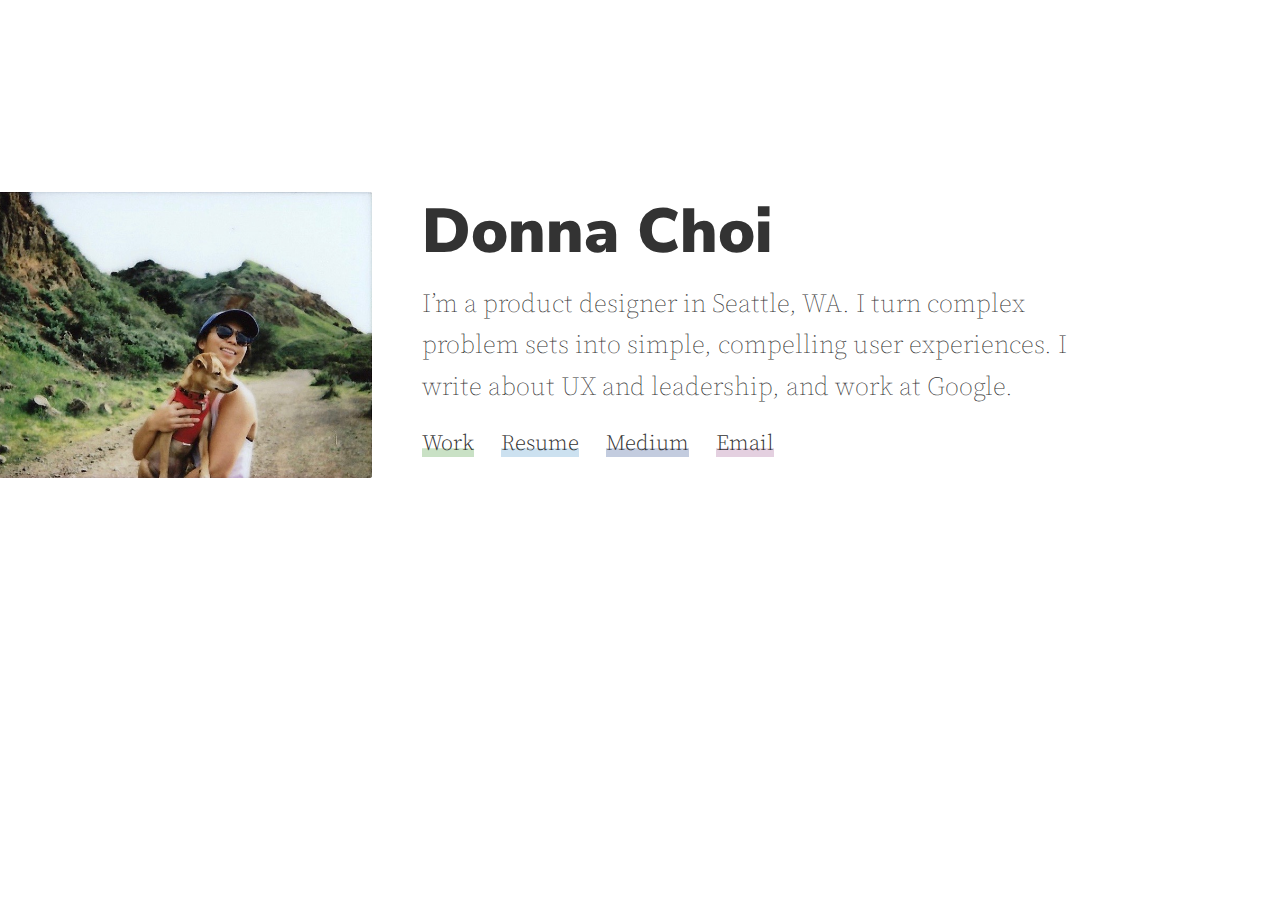
<file: index.html>
<!DOCTYPE html>
<html lang="en">
  <head>
    <meta charset="utf-8">
    <meta http-equiv="X-UA-Compatible" content="IE=edge">
    <meta name="viewport" content="width=device-width, initial-scale=1">
    <meta name="description" content="Donna Choi is a product designer in Seattle, Washington.">
    <title>Donna Choi</title>

    <link rel="shortcut icon" href="favicon.png" type="image/x-icon" />

    <!-- Calling all style sheets -->

    <link href="css/bootstrap.min.css" rel="stylesheet">
    <link href="css/custom.css" rel="stylesheet">

    <!-- Fonts -->

    <link href='//fonts.googleapis.com/css?family=Nunito+Sans:800,900' rel='stylesheet' type='text/css'>
    <link href='//fonts.googleapis.com/css?family=Source+Serif+Pro:300,400' rel='stylesheet' type='text/css'>
    <link rel="stylesheet" href="css/font-awesome.min.css">

    <!-- HTML5 Shim and Respond.js IE8 support of HTML5 elements and media queries -->
    <!-- WARNING: Respond.js doesn't work if you view the page via file:// -->
    <!--[if lt IE 9]>
      <script src="https://oss.maxcdn.com/html5shiv/3.7.2/html5shiv.min.js"></script>
      <script src="https://oss.maxcdn.com/respond/1.4.2/respond.min.js"></script>
    <![endif]-->

    <!-- Google Analytics -->

    <script>
      (function(i,s,o,g,r,a,m){i['GoogleAnalyticsObject']=r;i[r]=i[r]||function(){
      (i[r].q=i[r].q||[]).push(arguments)},i[r].l=1*new Date();a=s.createElement(o),
      m=s.getElementsByTagName(o)[0];a.async=1;a.src=g;m.parentNode.insertBefore(a,m)
      })(window,document,'script','//www.google-analytics.com/analytics.js','ga');

      ga('create', 'UA-42649598-1', 'auto');
      ga('send', 'pageview');

    </script>

    <!-- Smooth Scroll -->

    <script src="dist/js/bind-polyfill.js"></script>
    <script src="dist/js/smooth-scroll.js"></script>

  </head>

  <body>

    <!--Content-->

    <div class="container-fluid container-home">

      <div class="row">
        <div class="col-xl-4 col-lg-4 col-md-4 col-sm-5 col-xs-12">
          <a href="/">
            <img class="avatar" src="img/portrait.png" width="100%">
          </a>
        </div>

        <div class="col-xl-7 col-lg-7 col-md-7 col-sm-7 col-xs-12 mg-left-small">
          <h1>
            <span>Donna Choi</span>
          </h1>
          <p class="lead mg-bottom-sm">I’m a product designer in Seattle, WA. I turn complex problem sets into simple, compelling user experiences. I write about UX and leadership, and work at Google.</p>
          <ul class="list-inline">
            <li>
              <a class="li1" href="work">
                Work</a>
            </li>

            <li>
              <a class="li2" href="resume">
                Resume</a>
            </li>
            
            <li>
              <a class="li3" href="https://medium.com/@donnachoi" target="_blank">
                Medium</a>
            </li>

            <li>
              <a class="li4" href="mailto:donnachoi30@gmail.com">Email</a>
            </li>

          </ul>
        </div>

      </div>
    </div>

      <!-- Footer -->

<!--       <div class="row row-centered">
        <div class="line-full"></div>
        <div class="col-md-8 col-centered">
          <p class="tiny text-muted">Designed &amp; built with 
            <i class="fa fa-heart"></i> 
            by Donna Choi
            <br/>
            &copy; 2010 - 2017. All rights reserved.
          </p>
        </div>
      </div>

    </div> -->


    <!-- jQuery (necessary for Bootstrap's JavaScript plugins) -->
    <script src="https://ajax.googleapis.com/ajax/libs/jquery/1.11.1/jquery.min.js"></script>
    <!-- Include all compiled plugins (below), or include individual files as needed -->
    <script src="js/bootstrap.min.js"></script>
    <script>
    smoothScroll.init();
</script>
  </body>
</html>
</file>
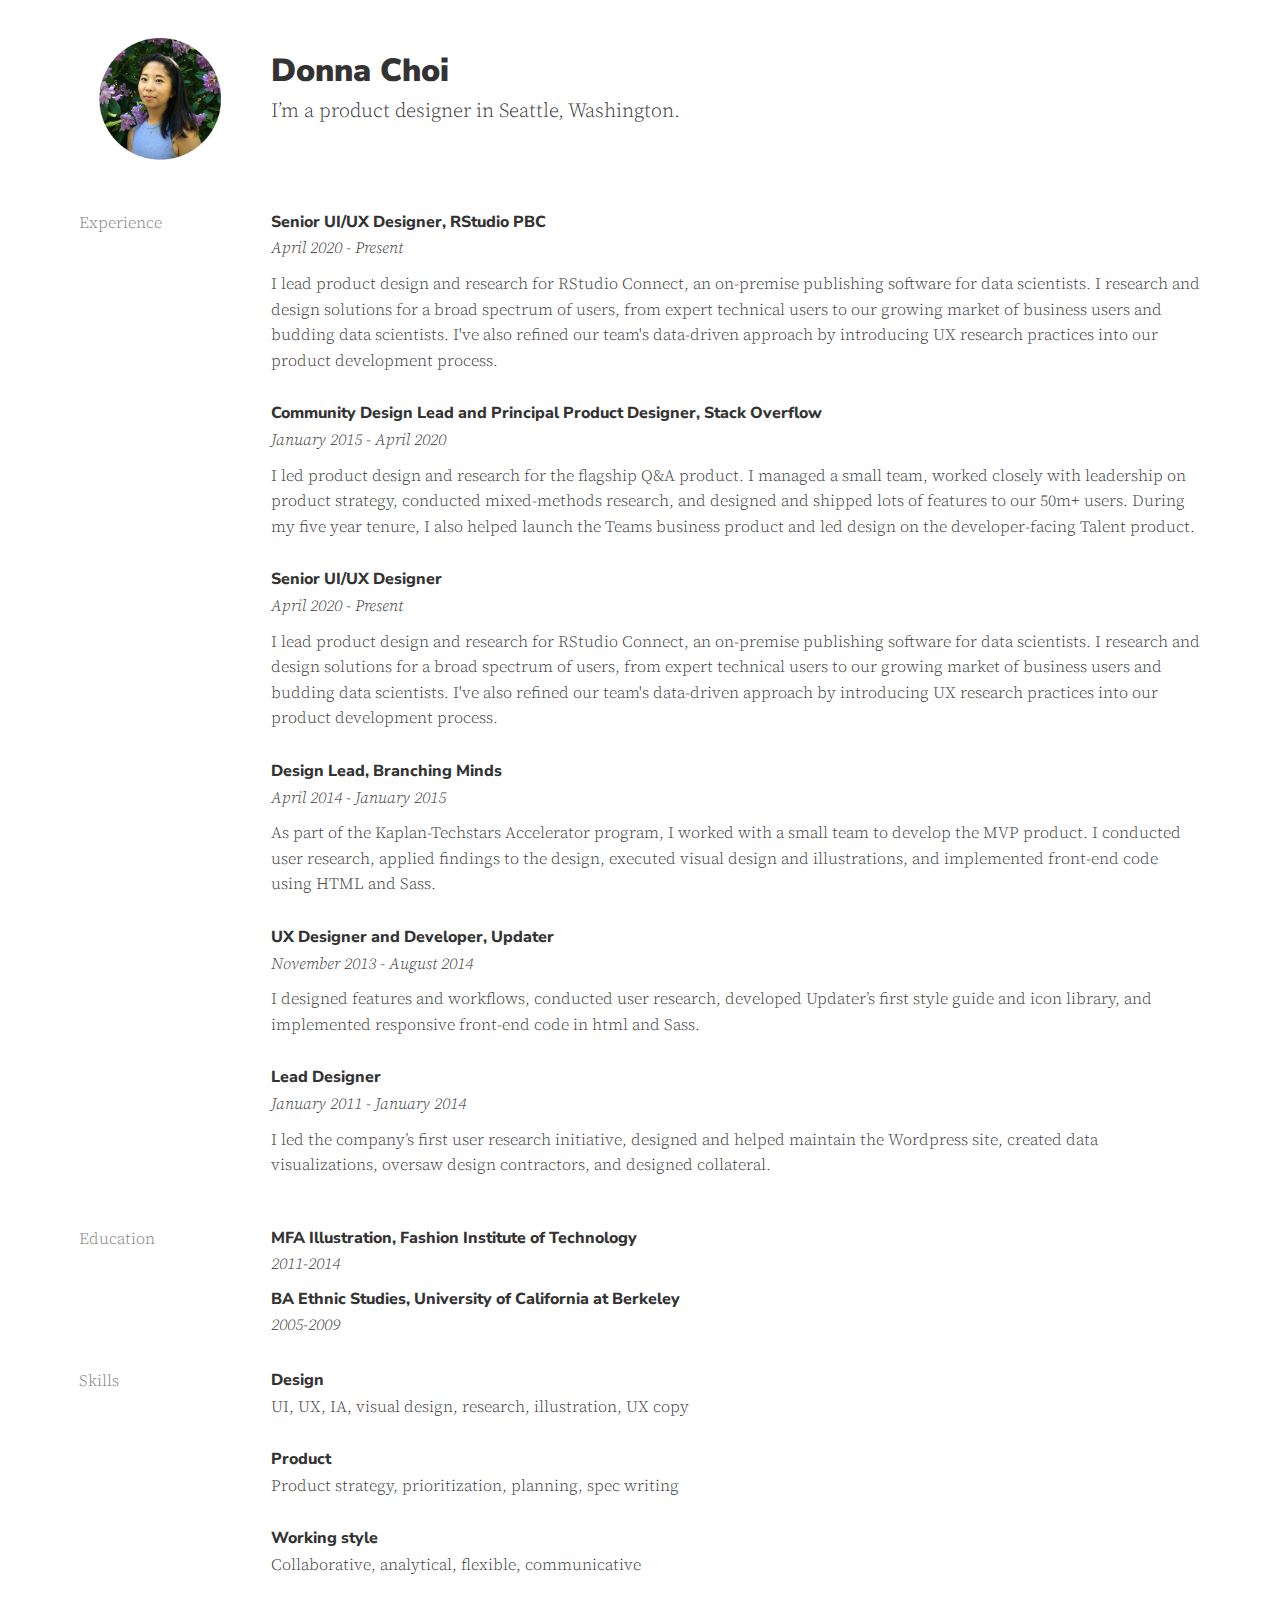
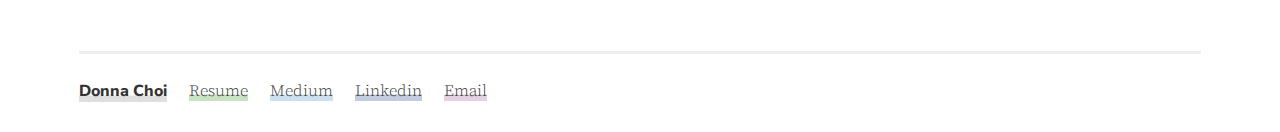
<file: resume.html>
<!DOCTYPE html>
<html lang="en">
  <head>
    <meta charset="utf-8">
    <meta http-equiv="X-UA-Compatible" content="IE=edge">
    <meta name="viewport" content="width=device-width, initial-scale=1">
    <meta name="description" content="Donna Choi is a product designer in Seattle, Washington.">
    <title>Resume | Donna Choi</title>

    <link rel="shortcut icon" href="favicon.png" type="image/x-icon" />

    <!-- Calling all style sheets -->

    <link href="css/bootstrap.min.css" rel="stylesheet">
    <link href="css/custom.css" rel="stylesheet">

    <!-- Fonts -->

    <link href='http://fonts.googleapis.com/css?family=Nunito+Sans:800,900' rel='stylesheet' type='text/css'>
    <link href='http://fonts.googleapis.com/css?family=Source+Serif+Pro:300,400' rel='stylesheet' type='text/css'>
    <link rel="stylesheet" href="css/font-awesome.min.css">

    <!-- HTML5 Shim and Respond.js IE8 support of HTML5 elements and media queries -->
    <!-- WARNING: Respond.js doesn't work if you view the page via file:// -->
    <!--[if lt IE 9]>
      <script src="https://oss.maxcdn.com/html5shiv/3.7.2/html5shiv.min.js"></script>
      <script src="https://oss.maxcdn.com/respond/1.4.2/respond.min.js"></script>
    <![endif]-->

    <!-- Google Analytics -->

    <script>
      (function(i,s,o,g,r,a,m){i['GoogleAnalyticsObject']=r;i[r]=i[r]||function(){
      (i[r].q=i[r].q||[]).push(arguments)},i[r].l=1*new Date();a=s.createElement(o),
      m=s.getElementsByTagName(o)[0];a.async=1;a.src=g;m.parentNode.insertBefore(a,m)
      })(window,document,'script','//www.google-analytics.com/analytics.js','ga');

      ga('create', 'UA-42649598-1', 'auto');
      ga('send', 'pageview');

    </script>

    <!-- Smooth Scroll -->

    <script src="dist/js/bind-polyfill.js"></script>
    <script src="dist/js/smooth-scroll.js"></script>

  </head>

  <body class="loading">

    <!--Navigation-->

    <div class="container-fluid">

      <div class="row mg-bottom-med">
        <div class="col-xl-2 col-lg-2 col-md-2 col-sm-3 col-xs-12">
          <a href="index.html"><img class="avatar" src="img/avatar2.png" width="75%"></a>
        </div>

        <div class="col-xl-10 col-lg-10 col-md-10 col-sm-9 col-xs-12">
          <h2>
            <span>Donna Choi</span>
          </h2>
          <p class="lead-var">I’m a product designer in Seattle, Washington. </p>
        </div>

      </div>

    <!--Content-->

      <div class="row mg-bottom-small">
        <div class="col-md-2">
          <p class="res-category">Experience</p>
        </div>
        <div class="col-md-10">
          <div>
            <p class="res-title">Senior UI/UX Designer, RStudio PBC</p>
            <p class="res-date">April 2020 - Present</p>
            <p class="res-description">I lead product design and research for RStudio Connect, an on-premise publishing  software for data scientists. I research and design solutions for a broad spectrum of users, from expert technical users to our growing market of business users and budding data scientists. I've also refined our team's data-driven approach by introducing UX research practices into our product development process.</p>
          </div>
          <div>
            <p class="res-title">Community Design Lead and Principal Product Designer, Stack Overflow</p>
            <p class="res-date">January 2015 - April 2020</p>
            <p class="res-description">I led product design and research for the flagship Q&A product. I managed a small team, worked closely with leadership on product strategy, conducted mixed-methods research, and designed and shipped lots of features to our 50m+ users. During my five year tenure, I also helped launch the Teams business product and led design on the developer-facing Talent product. </p>
          </div>
          <div>
            <p class="res-title">Senior UI/UX Designer</p>
            <p class="res-date">April 2020 - Present</p>
            <p class="res-description">I lead product design and research for RStudio Connect, an on-premise publishing  software for data scientists. I research and design solutions for a broad spectrum of users, from expert technical users to our growing market of business users and budding data scientists. I've also refined our team's data-driven approach by introducing UX research practices into our product development process.</p>
          </div>
          <div>
            <p class="res-title">Design Lead, Branching Minds</p>
            <p class="res-date">April 2014 - January 2015</p>
            <p class="res-description">As part of the Kaplan-Techstars Accelerator program, I worked with a small team to develop the MVP product. I conducted user research, applied findings to the design, executed visual design and illustrations, and implemented front-end code using HTML and Sass. </p>
          </div>
          <div>
            <p class="res-title">UX Designer and Developer, Updater</p>
            <p class="res-date">November 2013 - August 2014</p>
            <p class="res-description">I designed features and workflows, conducted user research, developed Updater’s first style guide and icon library, and implemented responsive front-end code in html and Sass. </p>
          </div>
          <div>
            <p class="res-title">Lead Designer</p>
            <p class="res-date">January 2011 - January 2014</p>
            <p class="res-description">I led the company’s first user research initiative, designed and helped maintain the Wordpress site, created data visualizations, oversaw design contractors, and designed collateral. </p>
          </div>
        </div>
      </div>
      <div class="row mg-bottom-small">
        <div class="col-md-2">
          <p class="res-category">Education</p>
        </div>
        <div class="col-md-10">
          <div>
            <p class="res-title">MFA Illustration, Fashion Institute of Technology</p>
            <p class="res-date">2011-2014</p>
          </div>
          <div>
            <p class="res-title">BA Ethnic Studies, University of California at Berkeley</p>
            <p class="res-date">2005-2009</p>
          </div>
        </div>
      </div>
      <div class="row mg-bottom-small">
        <div class="col-md-2">
          <p class="res-category">Skills</p>
        </div>
        <div class="col-md-10">
          <div>
            <p class="res-title">Design</p>
            <p class="res-description">UI, UX, IA, visual design, research, illustration, UX copy</p>
          </div>
          <div>
            <p class="res-title">Product</p>
            <p class="res-description">Product strategy, prioritization, planning, spec writing</p>
          </div>
          <div>
            <p class="res-title">Working style</p>
            <p class="res-description">Collaborative, analytical, flexible, communicative</p>
          </div>
        </div>
      </div>

      <!-- Footer -->

      <div class="row mg-bottom-small">
        <div class="col-lg-12">
          <div class="line-full"></div>
        </div>
        <div class="col-lg-12">
          <ul class="list-footer">
            <li>
              <a class="li0" href="index.html">Donna Choi</a>
            </li>
            <li>
              <a class="li1" href="resume.html">Resume</a>
            </li>
            <li>
              <a class="li2" href="https://medium.com/@donnachoi" target="_blank">Medium</a>
            </li>
            <li>
              <a class="li3" href="https://www.linkedin.com/in/donnachoiart" target="_blank">Linkedin</a>
            </li>
            <li>
              <a class="li4" href="mailto:donnachoi30@gmail.com" href="index.html">Email</a>
            </li>
          </ul>
        </div>
      </div>

    </div>


    <!-- jQuery (necessary for Bootstrap's JavaScript plugins) -->
    <script src="https://ajax.googleapis.com/ajax/libs/jquery/1.11.1/jquery.min.js"></script>
    <!-- Include all compiled plugins (below), or include individual files as needed -->
    <script src="js/bootstrap.min.js"></script>
    <script>
    smoothScroll.init();
</script>
  </body>
</html>
</file>
<file: css/custom.css>
/* Global */

body, div {
  font-family: 'Source Serif Pro', Helvetica, Arial, serif;
  font-weight: 300; 
  font-size: 100%;
}

.container-fix {
  margin-top: 65px;
}

.container-fluid {
  margin-right: 5%;
  margin-left: 5%;
  margin-top:3%;
}

.container-home {
  margin-top:15%;
  margin-left: -1%;
  padding-left:0;
}

@media (max-width: 767px) {
  .container-home {
    margin-left: auto;
    margin-right: auto;
    text-align: center;
    padding-right:15px;
    padding-left:15px;
  }
}

/* Type */

h1 {
  font-family: 'Nunito Sans', Helvetica, Arial, serif;
  font-size: 62px;
  line-height: 1.3;
  font-weight: 900;
  margin-top:0;
}

h2 {
  font-family: 'Nunito Sans', Helvetica, Arial, serif;
  font-size:32px;
  margin-top:15px;
  margin-bottom:5px;
  font-weight:900;
}

h3 {
  margin-bottom: 0;
  color: #7C7C7C;
  font-size: 21px;
}

@media (max-width: 992px) {
  h1 {
    font-size: 40px;
  }
}

@media (max-width: 992px) {
  h2 {
    font-size: 30px;
  }
}

@media (max-width: 767px) {
  h1 {
    font-size: 28px;
    text-align: center;
  }
}

@media (max-width: 767px) {
  h2 {
    font-size: 28px;
  }
}

h3 {
  font-size: 20px;
  font-weight: 200;
  margin-bottom: 15px;
  line-height: 1.4;
}

@media (min-width: 768px) and (max-width: 1199px) {
  h3 {
    font-size: 16px;
  }
}

h4 {
  font-size: 16px;
  line-height: 1.75;
  font-weight: 600;
  margin-bottom: 10px;
}

p.lead, .lead {
  font-size: 26px;
  font-weight: 200;
  line-height: 1.6;
}

.lead-var {
  font-size:20px;
}

@media (max-width: 992px) {
  p.lead, .lead, .lead-var {
    font-size: 20px;
  }
}

@media (max-width: 767px) {
  p.lead, .lead, .lead-var {
    font-size: 18px;
    text-align: center;
  }
}

p, .p {
  font-size: 16px;
  line-height: 1.6;
  margin-bottom: 20px;
}

p.small, .small {
  font-size: 12px;
  line-height: 1.8;
}

p.tiny, .tiny {
  font-size: 10px;
  line-height: 2;
}

.text-muted {
  color: #777;
}

.strong {
  font-weight: 600;
}

.letter-space-large {
  letter-spacing: 3px;
}

/* Links */

a, a:hover, a:active, a:visited, a:focus {
  color: #333;
  text-decoration: none;
}

a.underline {
  text-decoration: underline;
}

a.no-effect, a.no-effect:hover {
  text-decoration: none;
  color: #000;
}

a.muted {
  color: #777;
}

a.muted:hover {
  color: #000;
}

a.purple {
  color: #701a4d;
  padding: 7px 13px;
  border-radius: 3px;
  border: 1px solid #701a4d;
}
/*
a.purple:hover {
  background-color: #d4bfc8;
}*/


/* Section blocks */

.row-centered {
  text-align: center;
}

.col-centered {
  display: -moz-inline-stack;
  display: inline-block;
  vertical-align: middle;
  *vertical-align: auto;
  zoom: 1;
  *display: inline;
  vertical-align: top;
  float: none;
}



/* Navigation */

.navbar-custom {
  font-size: 14px;
  font-weight: 200;
  color: #000;
  background-color: #fff;
  border-color: #e7e7e7;
  padding-top: 15px;
}

.list-inline, .list-footer, .list-secondary {
  padding-left: 0;
  margin-left: 0;
  list-style: none;
}
.list-inline > li, .list-footer > li, .list-secondary > li {
  display: inline-block;
  margin-right: 20px;
  padding-left: 0;
  font-size: 22px;
}

.list-inline > li {
  font-size: 22px;
}

.list-footer > li, .list-secondary > li {
  font-size: 16px;
}

.list-footer > li:first-child {
  font-weight:800;
}

a.name:hover {
  box-shadow:inset 0 0 0 #fff, inset 0 1.4em 0 #DFDFDF;
}

a.li0 {
  font-family:'Nunito Sans', Helvetica, Arial, serif;
  box-shadow:inset 0 0 0 #fff, inset 0 -0.4em 0 #DFDFDF;
}

a.li0:hover {
  box-shadow:inset 0 0 0 #fff, inset 0 1.4em 0 #DFDFDF;
}

a.li1 {
  box-shadow:inset 0 0 0 #fff, inset 0 -0.4em 0 #C9E1C5;
}

a.li1:hover {
  box-shadow:inset 0 0 0 #fff, inset 0 1.4em 0 #C9E1C5;
}

a.li2 {
  box-shadow:inset 0 0 0 #fff, inset 0 -0.4em 0 #CCE1F0;
}

a.li2:hover {
  box-shadow:inset 0 0 0 #fff, inset 0 1.4em 0 #CCE1F0;
}

a.li3 {
  box-shadow:inset 0 0 0 #fff, inset 0 -0.4em 0 #C3CCDF;
}

a.li3:hover {
  box-shadow:inset 0 0 0 #fff, inset 0 1.4em 0 #C3CCDF;
}

a.li4 {
  box-shadow:inset 0 0 0 #fff, inset 0 -0.4em 0 #E4D0E0;
}

a.li4:hover {
  box-shadow:inset 0 0 0 #fff, inset 0 1.4em 0 #E4D0E0;
}

a.li5 {
  box-shadow:inset 0 0 0 #fff, inset 0 -0.4em 0 #E0D8D2;
}

a.li5:hover {
  box-shadow:inset 0 0 0 #fff, inset 0 1.4em 0 #E0D8D2;
}

@media (max-width: 992px) {
  .list-inline > li {
    font-size: 16px;
  }
}

@media (max-width: 767px) {
  ul.list-inline {
    text-align: center;
  }

  ul.list-inline > li:last-child {
    margin-right:0;
  }
}

.about-fix {
  margin-top: 40px;
}


/* Lines */

.line-full {
  height: 3px;
  background-color: #eee;
  margin: 25px 0;
  display: block;
}

.line-thru {
  overflow: hidden;
  line-height: 1.5;
  text-align: center;
}

.line-thru span {
  display: inline-block;
  position: relative;
}

.line-thru span:before,
.line-thru span:after {
  position: absolute;
  content: '';
  width: 100%;
  border-top: 1px solid #ddd;
  top: 50%;
}

.line-thru span:before {
  right: 100%;
  margin-right: 25px;
}

.line-thru span:after {
  left: 100%;
  margin-left: 25px;
}


/* Spacing */

.mg-all-large {
  margin: 40px;
}

.mg-top-large {
  margin-top: 50px;
}

.mg-top-med {
  margin-top: 35px;
}

.mg-top-small {
  margin-top: 20px;
}

.mg-top-tiny {
  margin-top: 10px;
}

.mg-bottom-large {
  margin-bottom: 50px;
}

.mg-bottom-med {
  margin-bottom: 35px;
}

.mg-bottom-small {
  margin-bottom: 20px;
}

.mg-bottom-tiny {
  margin-bottom: 10px;
}

.mg-horizontal-tiny {
  margin-right: 5px;
  margin-left: 5px;
}

.mg-left-small {
  margin-left: 20px;
}

@media (max-width: 992px) {
  .mg-left-small {
    margin-left: 0;
  }
}

/* Images */


img.avatar {
  display:block;
  margin: 0 auto;
  padding-bottom:15px;
}

@media (max-width: 767px) {
  img.avatar {
    width:35%;
  }
}

img.work-thumb {
  display:block;
  margin: 0 auto;
  padding-bottom:15px;
  width: 95%;
}

@media (max-width: 767px) {
  img.work-thumb {
    width:90%;
  }
}

.img-thumb-wrapper {
  position: relative;
  width: 100%;
  height: 100%;
}`

.img-thumb {
  display: inline-block;
  width: 100% \9;
  max-width: 100%;
  height: auto;
  padding-top: 15px;
  padding-bottom: 15px;
  line-height: 1.42857143;
  background-color: #fff;
  margin: 0 auto;
  position: relative;
}

.img-thumb-overlay {  
  width: 91%;
  height: 82%;
  margin: 0 auto;
  position: absolute;
  background-color: #fff;
  z-index: 1;
  text-align: center;
  left: 5%;
  top: 9%;
  padding: 20% 15px 10px;
  transition: all 0.2s linear; 
  -moz-transition: all 0.2s linear;
  -webkit-transition: all 0.2s linear; 
  -o-transition: all 0.2s linear;
  opacity: 0; 
}

/* Resume */

p.res-category {
  margin-bottom: 0;
  color: #7C7C7C;
}

p.res-title {
  font-family: 'Nunito Sans', Helvetica, Arial, serif;
  margin-bottom: 0;
  font-weight: 800;
}

p.res-date {
  margin-bottom: 10px;
  font-style: italic;
}

p.res-description {
  margin-bottom: 28px;
}

/* Bottom navigation */

.bottom-navigation {
  font-size: 30px;
  color: #777;
  font-weight: 100;
  margin: 0 20px;
}

/* Page fade in */

body.loading {
    -webkit-animation: fadein 1s; /* Safari, Chrome and Opera > 12.1 */
       -moz-animation: fadein 1s; /* Firefox < 16 */
        -ms-animation: fadein 1s; /* Internet Explorer */
         -o-animation: fadein 1s; /* Opera < 12.1 */
            animation: fadein 1s;
}

@keyframes fadein {
    from { opacity: 0; }
    to   { opacity: 1; }
}

/* Firefox < 16 */
@-moz-keyframes fadein {
    from { opacity: 0; }
    to   { opacity: 1; }
}

/* Safari, Chrome and Opera > 12.1 */
@-webkit-keyframes fadein {
    from { opacity: 0; }
    to   { opacity: 1; }
}

/* Internet Explorer */
@-ms-keyframes fadein {
    from { opacity: 0; }
    to   { opacity: 1; }
}

/* Opera < 12.1 */
@-o-keyframes fadein {
    from { opacity: 0; }
    to   { opacity: 1; }
}
</file>
